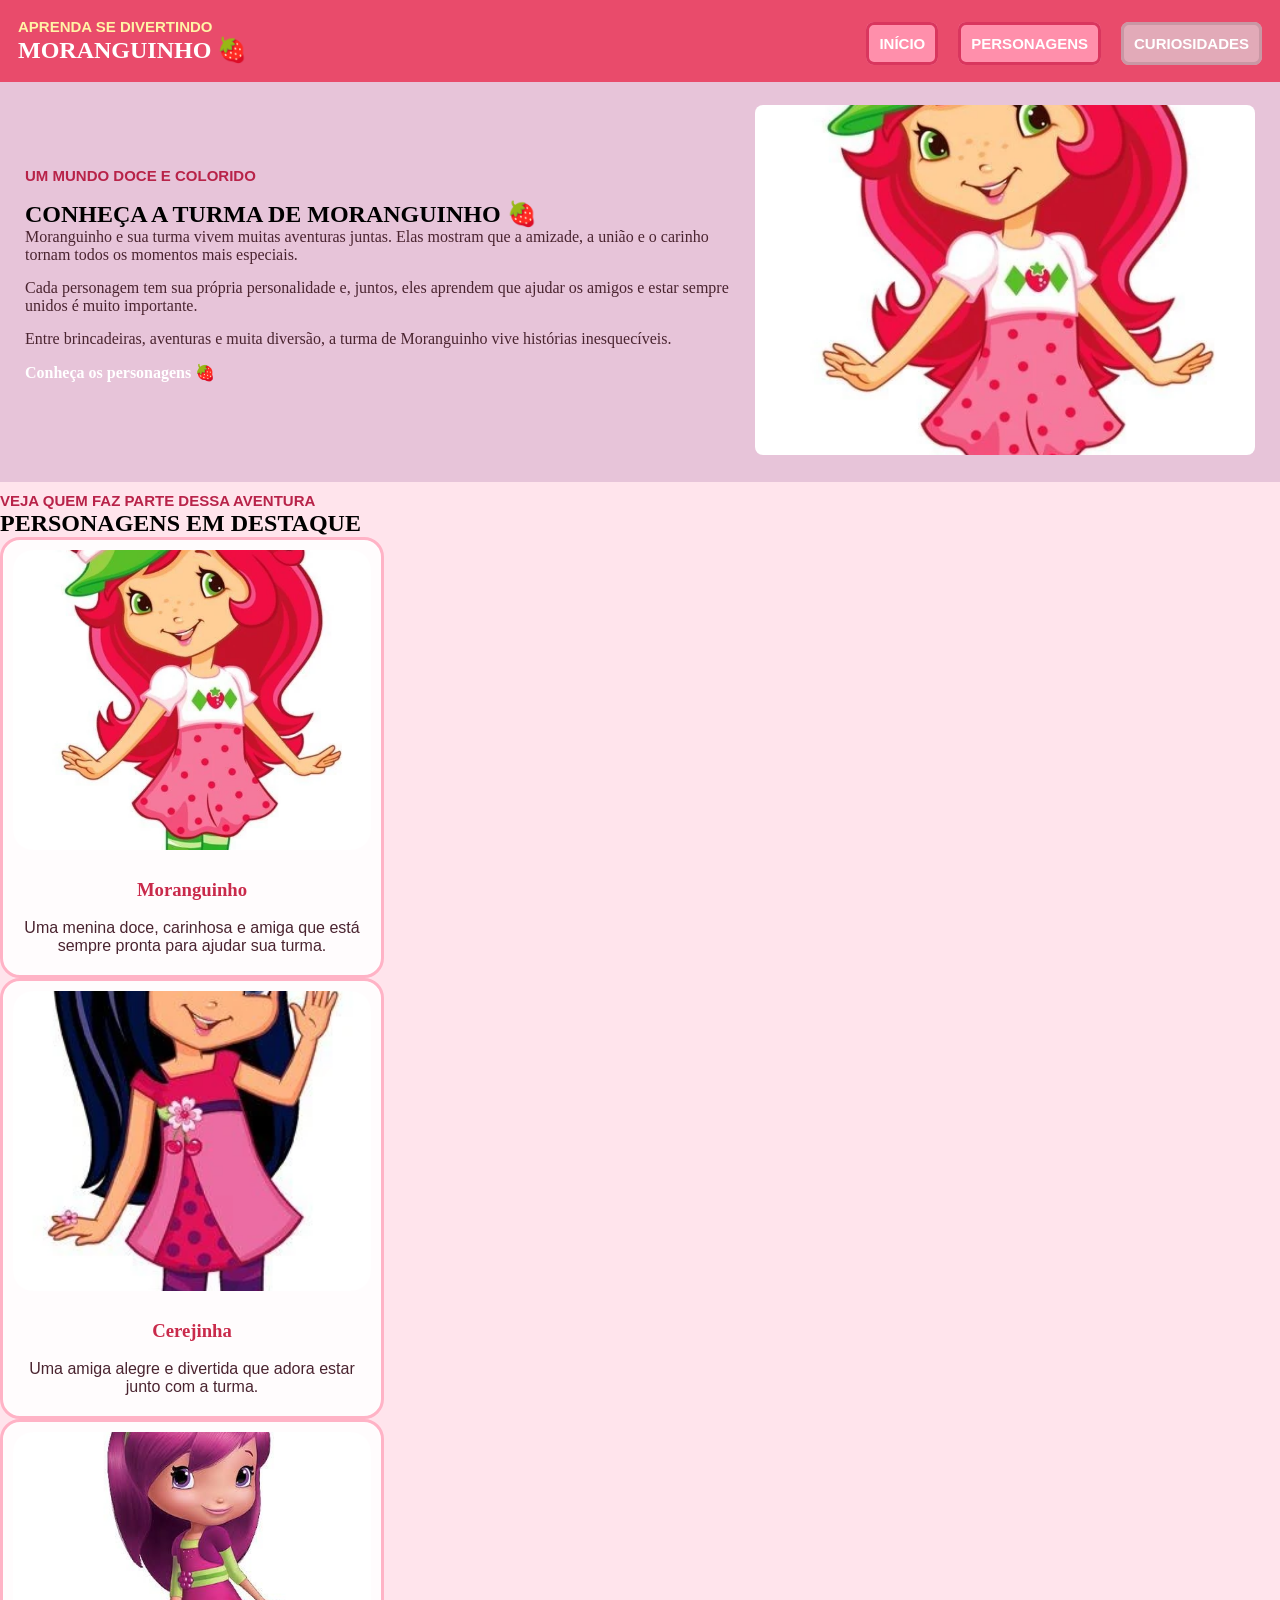
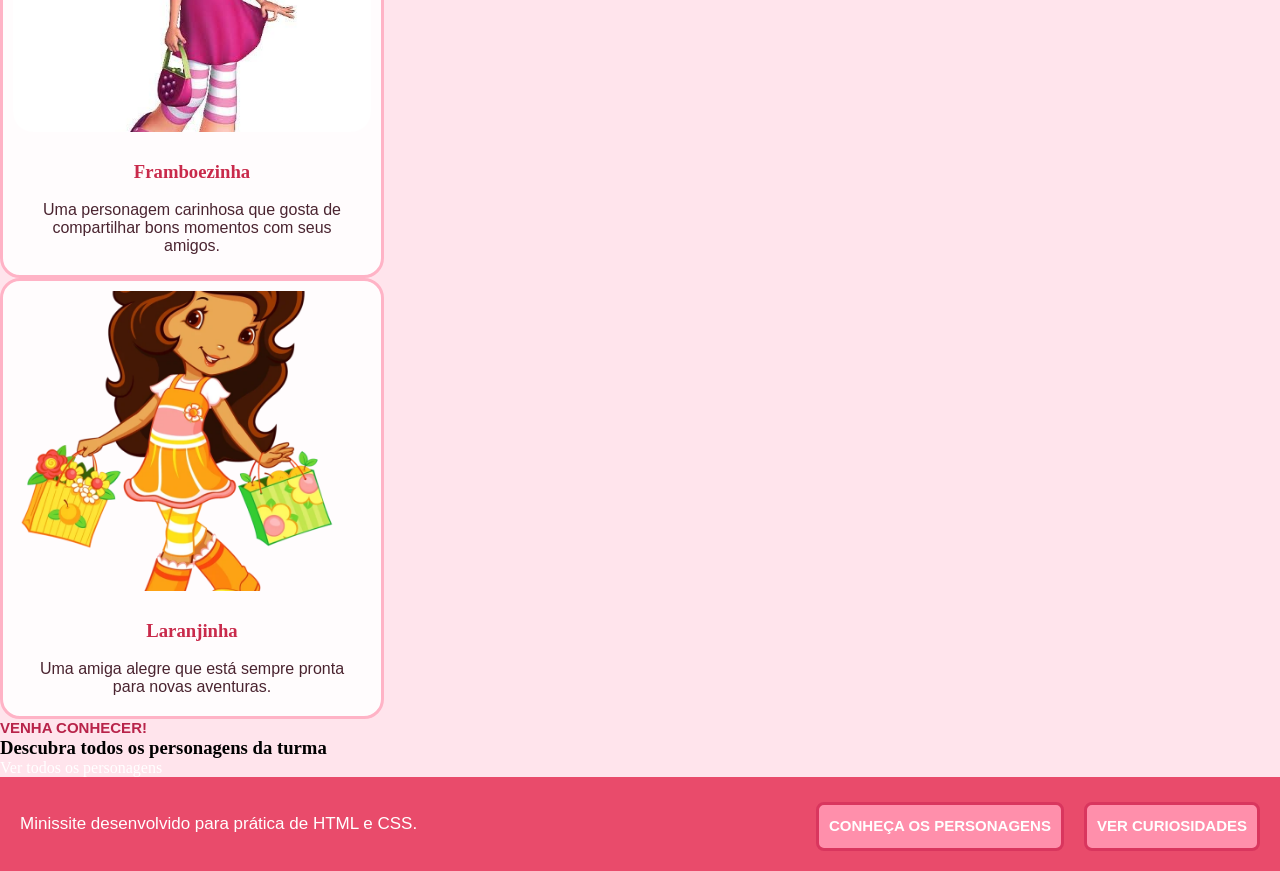
<file: index.html>
<!doctype html>
<html lang="pt-BR">
    <head>
        <meta charset="UTF-8" />
        <title>Moranguinho | Início</title>
        <link rel="stylesheet" href="css/style.css" />
    </head>

    <body>
        <header>
            <section class="nome">
                <span>Aprenda se divertindo</span>
                <h1>MORANGUINHO 🍓</h1>
            </section>

            <section class="menu">
                <span class="inicial">
                    <a href="index.html">INÍCIO</a>
                </span>

                <span class="personagens">
                    <a href="pages/personagens.html">Personagens</a>
                </span>

                <span class="curiosidades">
                    <a href="pages/curiosidades.html">Curiosidades</a>
                </span>
            </section>
        </header>

        <main>
            <section id="apresentacao">
                <article>
                    <p><span>UM MUNDO DOCE E COLORIDO</span></p>

                    <h2>CONHEÇA A TURMA DE MORANGUINHO 🍓</h2>

                    <p>
                        Moranguinho e sua turma vivem muitas aventuras juntas.
                        Elas mostram que a amizade, a união e o carinho tornam
                        todos os momentos mais especiais.
                    </p>

                    <p>
                        Cada personagem tem sua própria personalidade e,
                        juntos, eles aprendem que ajudar os amigos e estar
                        sempre unidos é muito importante.
                    </p>

                    <p>
                        Entre brincadeiras, aventuras e muita diversão,
                        a turma de Moranguinho vive histórias inesquecíveis.
                    </p>

                    <p class="voltaraoinicio">
                        <a href="pages/personagens.html">
                            <strong>Conheça os personagens 🍓</strong>
                        </a>
                    </p>
                </article>

                <section id="img-moranguinho">
                    <img
                        src="assets/img/Moranguinho.png"
                        alt="Imagem da Moranguinho"
                    />
                </section>
            </section>

            <section id="personagens">
                <span>VEJA QUEM FAZ PARTE DESSA AVENTURA</span>

                <h2>PERSONAGENS EM DESTAQUE</h2>
            </section>

            <section class="cards">
                <article class="card">
                    <img
                        src="assets/img/Moranguinho.png"
                        alt="Imagem da Moranguinho"
                    />
                    <h3>Moranguinho</h3>
                    <p>
                        Uma menina doce, carinhosa e amiga que está sempre
                        pronta para ajudar sua turma.
                    </p>
                </article>

                <article class="card">
                    <img
                        src="assets/img/cerejinha.png"
                        alt="Imagem da Cerejinha"
                    />
                    <h3>Cerejinha</h3>
                    <p>
                        Uma amiga alegre e divertida que adora estar junto
                        com a turma.
                    </p>
                </article>

                <article class="card">
                    <img
                        src="assets/img/framboezinha.png"
                        alt="Imagem da Framboezinha"
                    />
                    <h3>Framboezinha</h3>
                    <p>
                        Uma personagem carinhosa que gosta de compartilhar
                        bons momentos com seus amigos.
                    </p>
                </article>

                <article class="card">
                    <img
                        src="assets/img/laranjinha.png"
                        alt="Imagem da Laranjinha"
                    />
                    <h3>Laranjinha</h3>
                    <p>
                        Uma amiga alegre que está sempre pronta para novas
                        aventuras.
                    </p>
                </article>
            </section>

            <section class="gotopersonagens">
                <p><span>VENHA CONHECER!</span></p>

                <h3>Descubra todos os personagens da turma</h3>

                <a href="pages/personagens.html">
                    Ver todos os personagens
                </a>
            </section>
        </main>

        <footer>
            <p>
                Minissite desenvolvido para prática de HTML e CSS.
            </p>

            <article class="link">
                <span class="links1">
                    <a href="pages/personagens.html">
                        Conheça os personagens
                    </a>
                </span>

                <span class="links2">
                    <a href="pages/curiosidades.html">
                        Ver curiosidades
                    </a>
                </span>
            </article>
        </footer>
    </body>
</html>
</file>
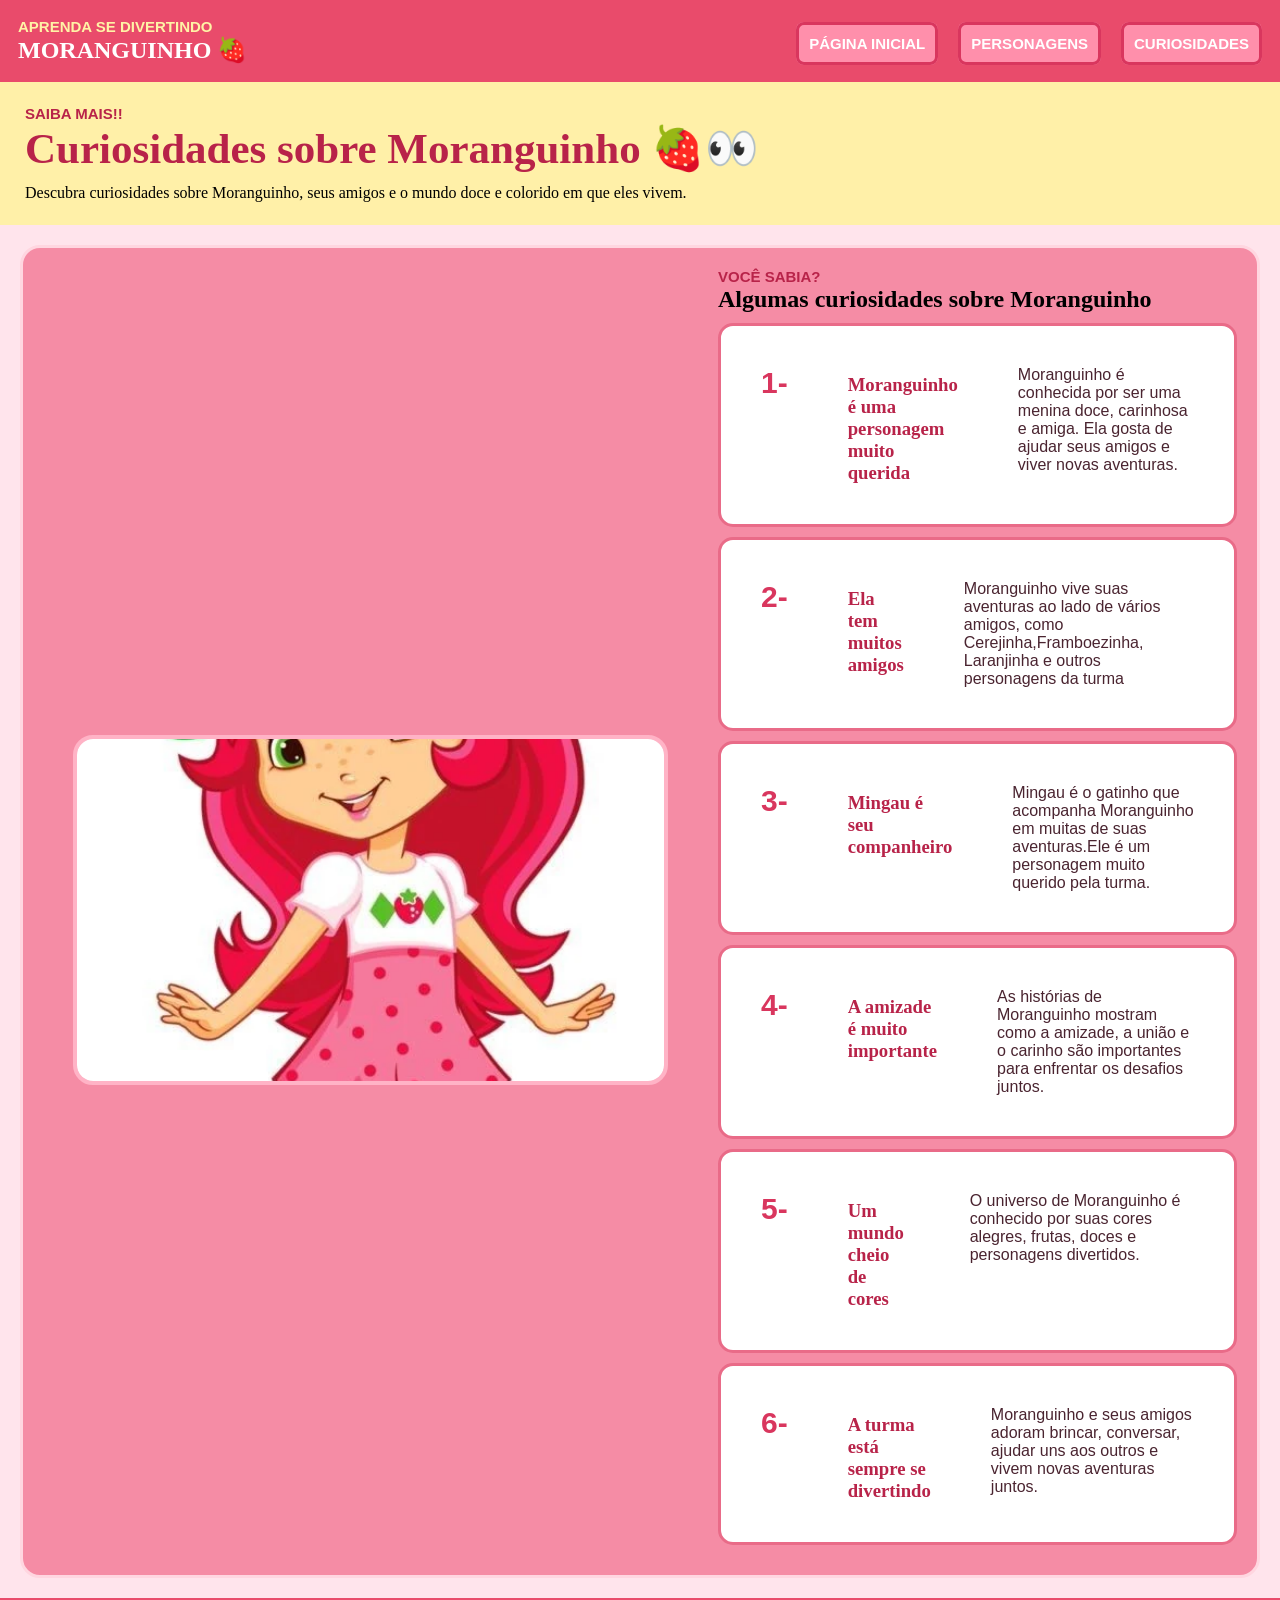
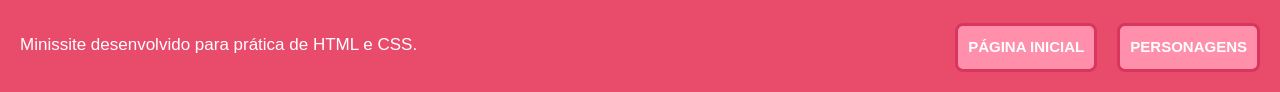
<file: pages/curiosidades.html>
<!DOCTYPE html>
<html lang="pt-BR">

<head>
    <meta charset="UTF-8"/>
    <title>Moranguinho | Curiosidades</title>
    <link rel="stylesheet" href="../css/curiosidades.css"/>
</head>
<body>
    <header>
        <section class="nome">
            <span>Aprenda se divertindo</span>
            <h1>MORANGUINHO 🍓</h1>
        </section>
        
        <section class="menu">
            <span class="inicial"><a href="../index.html">Página Inicial</a></span>
            <span class="personagens"><a href="personagens.html">Personagens</a></span>
            <span class="curiosidades"><a href="curiosidades.html">Curiosidades</a></span>
        </section>

    </header>

    <main>
        <section id="curiosidades">
            <article>
                <span>Saiba mais!!</span>
                <h2>Curiosidades sobre Moranguinho 🍓👀</h2>
                <p>Descubra curiosidades sobre Moranguinho, seus amigos e o mundo doce e colorido
                    em que eles vivem.</p>
            </article>
        </section>

        <section id="blocoprincipal">
            <section id="imagem">
                <img src="../assets/img/Moranguinho.png" alt="Imagem da turma de Moranguinho"/>
            </section>

            <section id="apresentacaoc">
                <article>
                    <p><span>Você Sabia?</span></p>
                    <h2>Algumas curiosidades sobre Moranguinho</h2>
                </article>

                <section id="cards">
                    <article class="card">
                        <p><span>1- </span></p>
                        <h3>Moranguinho é uma personagem muito querida</h3>
                        <p>Moranguinho é conhecida por ser uma menina doce, carinhosa e amiga. Ela gosta de ajudar seus amigos e viver novas aventuras.</p>
                    </article>

                    <article class="card">
                        <p><span>2- </span></p>
                        <h3>Ela tem muitos amigos</h3>
                        <p>Moranguinho vive suas aventuras ao lado de vários amigos, como Cerejinha,Framboezinha, Laranjinha e outros personagens da turma</p>
                    </article>

                    <article class="card">
                        <p><span>3- </span></p>
                        <h3>Mingau é seu companheiro</h3>
                        <p>Mingau é o gatinho que acompanha Moranguinho em muitas de suas aventuras.Ele é um personagem muito querido pela turma.</p>
                    </article>

                    <article class="card">
                        <p><span>4- </span></p>
                        <h3>A amizade é muito importante</h3>
                        <p>As histórias de Moranguinho mostram como a amizade, a união e o carinho são importantes para enfrentar os desafios juntos.</p>
                    </article>

                    <article class="card">
                        <p><span>5- </span></p>
                        <h3>Um mundo cheio de cores</h3>
                        <p>O universo de Moranguinho é conhecido por suas cores alegres, frutas, doces e personagens divertidos.</p>
                    </article>

                    <article class="card">
                        <p><span>6- </span></p>
                        <h3>A turma está sempre se divertindo</h3>
                        <p>Moranguinho e seus amigos adoram brincar, conversar, ajudar uns aos outros e vivem novas aventuras juntos.</p>
                    </article>

                </section>
            </section>
        </section>
    </main>

    <footer>
        <p>Minissite desenvolvido para prática de HTML e CSS.</p>
        <article class="link">
            <span class="links1"><a href="../index.html">Página Inicial</a></span>
            <span class="links2"><a href="personagens.html">Personagens</a></span>
        </article>
    </footer>

</body>
</html>
</file>
<file: css/style.css>
* {
    padding: 0;
    margin: 0;
    box-sizing: border-box;
}

body {
    font-family: Georgia, 'Times New Roman', Times, serif;
    background-color: #ffe4ec;
}

span {
    text-transform: uppercase;
    font-weight: 550;
    font-size: 15px;
    font-family: 'Gill Sans', 'Gill Sans MT', Calibri, 'Trebuchet MS', sans-serif;
    margin-top: 5px;
    color: #b82349;
}

header {
    background-color: #e94b6b;
    color: white;
    padding: 18px;
    display: flex;
    align-items: center;
    justify-content: space-between;
}

a {
    text-decoration: none;
    color: white;
}

.nome span {
    color: #fff3a6;
    margin-top: 8px;
}

.menu {
    display: flex;
    gap: 20px;
}

.inicial a {
    font-weight: bold;
    background-color: #ff8fab;
    padding: 10px;
    border-radius: 8px;
    border-style: solid;
    border-color: #d9365e;
}

.personagens a {
    font-weight: bold;
    background-color: #ff8fab;
    padding: 10px;
    border-radius: 8px;
    border-style: solid;
    border-color: #d9365e;
}

.curiosidades a {
    font-weight: bold;
    background-color: #e2aab8;
    padding: 10px;
    border-radius: 8px;
    border-style: solid;
    border-color: #c997a4;
}


#apresentacao {
    padding: 23px;
    padding-left: 25px;
    padding-right: 25px;
    display: flex;
    gap: 10px;
    background-color:rgb(231, 196, 217);
    align-items: center;
    justify-content: space-between;
    margin-bottom: 10px;
}

#apresentacao img {
    width: 500px;
    height: 350px;
    border-radius: 8px;
    object-fit: cover;
}

#apresentacao p {
    padding-bottom: 15px;
    color: #4a2430;
}

.texto h2 {
    font-size: 65px;
    margin-bottom: 20px;
    margin-top: 10px;
    color: #b82349;
}

.texto p {
    font-size: 19px;
    margin-bottom: 20px;
}


/* DESTAQUES */

#destaques {
    padding: 20px;
}

#cards {
    display: flex;
    gap: 20px;
    justify-content: center;
    flex-wrap: wrap;
    margin-top: 20px;
    margin-bottom: 20px;
}

.card {
    background-color: rgba(255, 255, 255, 0.9);
    padding: 10px;
    width: 30%;
    border-radius: 20px;
    align-items: center;
    flex-direction: row;
    justify-content: center;
    text-align: center;
    border-style: solid;
    border-color: #ffb3c6;
}

.card img {
    width: 100%;
    border-radius: 20px;
    height: 300px;
    object-fit: cover;
}

.card h3 {
    margin-top: 25px;
    color: #c92a4b;
}

.card p {
    margin-top: 8px;
    font-weight: 500;
    padding: 10px;
    font-family: 'Segoe UI', Tahoma, Geneva, Verdana, sans-serif;
    color: #4a2430;
}

.figurinha {
    font-size: 75px;
}


/* BOTÃO */

.gotodestaques {
    font-weight: bold;
    background-color: #ff8fab;
    padding: 10px;
    border-radius: 8px;
    border-style: solid;
    border-color: #d9365e;
}


/* LINK PARA PERSONAGENS */

#gotopersonagens {
    text-align: center;
    background-color: #fff0a8;
    padding: 25px;
}

#gotopersonagens h3 {
    margin-bottom: 20px;
    color: #b82349;
}

#gotopersonagens a {
    font-weight: bold;
    background-color: #ff8fab;
    padding: 10px;
    border-radius: 8px;
    border-style: solid;
    border-color: #d9365e;
}


/* RODAPÉ */

footer {
    align-items: center;
    display: flex;
    justify-content: space-between;
    line-height: 1.5;
    background-color: #e94b6b;
    color: white;
    padding: 20px;
    font-size: 17px;
    font-family: 'Segoe UI', Tahoma, Geneva, Verdana, sans-serif;
}

.link {
    display: flex;
    gap: 20px;
}

.links1 {
    font-weight: bold;
    background-color: #ff8fab;
    border-radius: 8px;
    border-style: solid;
    border-color: #d9365e;
    padding: 10px;
}

.links2 {
    font-weight: bold;
    background-color: #ff8fab;
    border-radius: 8px;
    border-style: solid;
    border-color: #d9365e;
    padding: 10px;
}

a:hover {
    color: #fff0a8;
}


@media (max-width: 800px) {

    header {
        flex-direction: column;
        gap: 20px;
    }

    #apresentacao {
        flex-direction: column;
        text-align: center;
    }

    #apresentacao img {
        width: 100%;
        height: auto;
    }

    .texto h2 {
        font-size: 45px;
    }

    .card {
        width: 45%;
    }
}

@media (max-width: 500px) {

    .menu {
        flex-direction: column;
        align-items: center;
    }

    .card {
        width: 100%;
    }

    footer {
        flex-direction: column;
        gap: 20px;
        text-align: center;
    }
}
</file>
<file: css/curiosidades.css>
* {
    padding: 0;
    margin: 0;
    box-sizing: border-box;
}

body {
    font-family: Georgia, 'Times New Roman', Times, serif;
    background-color: #ffe4ec;
}

span {
    text-transform: uppercase;
    font-weight: 550;
    font-size: 15px;
    font-family: 'Gill Sans', 'Gill Sans MT', Calibri, 'Trebuchet MS', sans-serif;
    margin-top: 5px;
    color: #b82349;
}

header {
    background-color: #e94b6b;
    color: rgb(255, 255, 255);
    padding: 18px;
    display: flex;
    align-items: center;
    justify-content: space-between;
}

a {
    text-decoration: none;
    color: rgb(255, 255, 255);
}

.nome span {
    color: #fff3a6;
    margin-top: 8px;
}

.menu {
    display: flex;
    gap: 20px;
}

.inicial a {
    font-weight: bold;
    background-color: #ff8fab;
    padding: 10px;
    border-radius: 8px;
    border-style: solid;
    border-color: #d9365e;
}

.personagens a {
    font-weight: bold;
    background-color: #ff8fab;
    padding: 10px;
    border-radius: 8px;
    border-style: solid;
    border-color: #d9365e;
}

.curiosidades a {
    font-weight: bold;
    background-color: #ff8fab;
    padding: 10px;
    border-radius: 8px;
    border-style: solid;
    border-color: #d9365e;
}

#curiosidades {
    padding: 23px;
    padding-left: 25px;
    padding-right: 25px;
    display: flex;
    gap: 10px;
    background-color: #fff0a8;
    align-items: center;
    justify-content: space-between;
    margin-bottom: 10px;
}

#curiosidades h2 {
    font-size: 43px;
    padding-bottom: 10px;
    color: #b82349;
}

#imagem img {
    width: 595px;
    height: 350px;
    border-radius: 20px;
    object-fit: cover;
    margin: 30px;
    border: 4px solid #ffb3c6;
}

#blocoprincipal {
    background-color: #f58ca5;
    padding: 20px;
    border-radius: 20px;
    border-style: solid;
    border-color: #ffd6e0;
    margin: 20px;
    display: flex;
    gap: 20px;
    align-items: center;
}

.cards {
    display: flex;
    gap: 20px;
    flex-direction: column;
    align-items: center;
}

.card {
    gap: 20px;
    align-items: flex-start;
    background-color: white;
    padding: 20px;
    width: 100%;
    border-radius: 15px;
    border-style: solid;
    border-color: #e96b88;
    flex-direction: row;
    text-align: left;
    display: flex;
    justify-content: center;
    margin-top: 10px;
    margin-bottom: 10px;
}

.card span {
    font-size: 30px;
    color: #d9365e;
}

.card h3 {
    margin-top: 8px;
    padding: 20px;
    color: #b82349;
}

.card p {
    font-weight: 520;
    padding: 20px;
    font-family: 'Segoe UI', Tahoma, Geneva, Verdana, sans-serif;
    color: #4a2430;
}

footer {
    align-items: center;
    display: flex;
    justify-content: space-between;
    line-height: 1.5;
    background-color: #e94b6b;
    color: white;
    padding: 20px;
    font-size: 17px;
    font-family: 'Segoe UI', Tahoma, Geneva, Verdana, sans-serif;
}

.link {
    display: flex;
    gap: 20px;
}

.links1 {
    font-weight: bold;
    background-color: #ff8fab;
    border-radius: 8px;
    border-style: solid;
    border-color: #d9365e;
    padding: 10px;
}

.links2 {
    font-weight: bold;
    background-color: #ff8fab;
    border-radius: 8px;
    border-style: solid;
    border-color: #d9365e;
    padding: 10px;
}

a:hover {
    color: #fff0a8;
}
</file>
